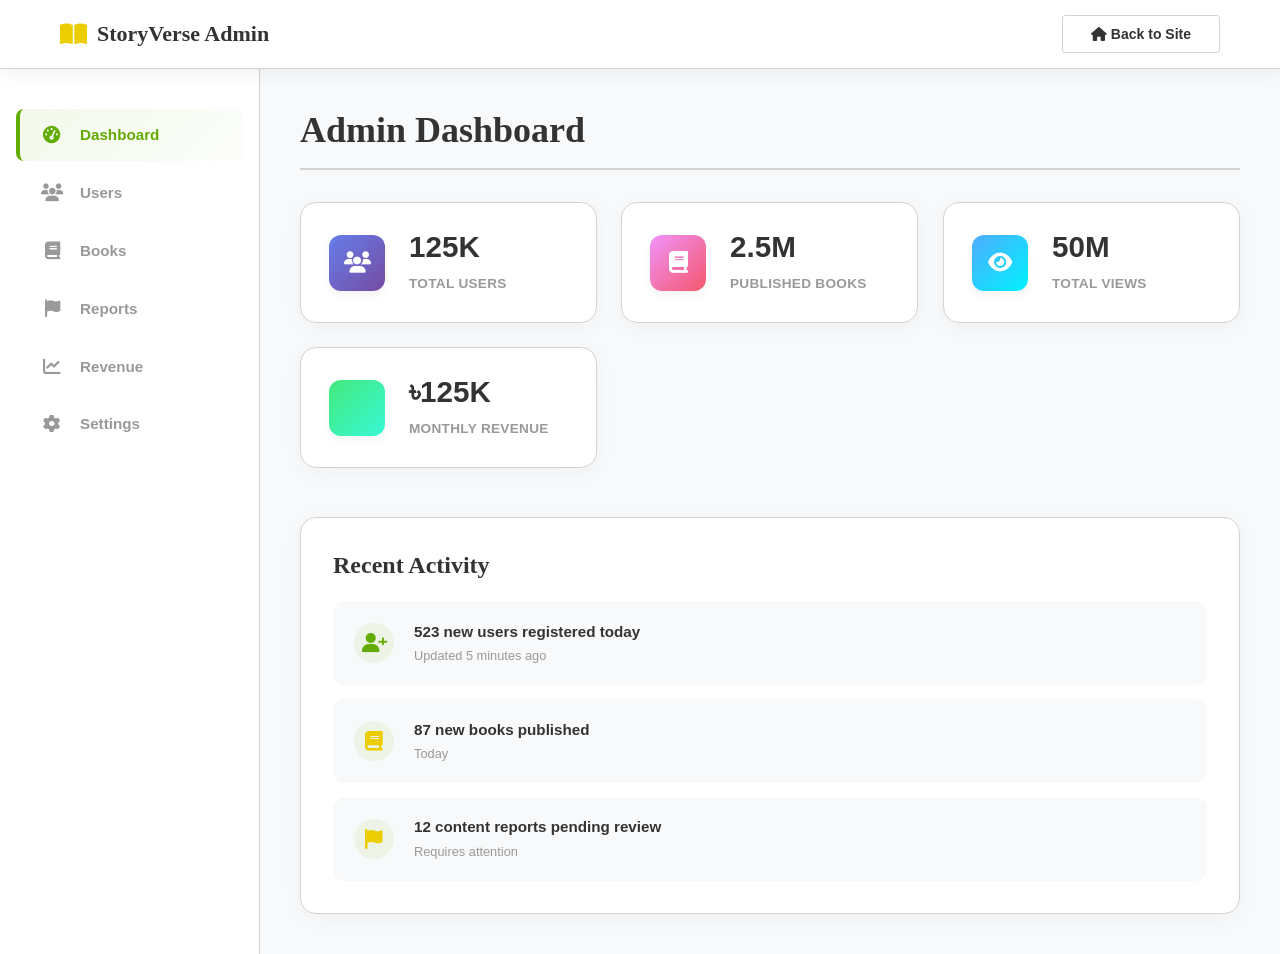
<file: admin.html>
<!DOCTYPE html>
<html lang="en">
<head>
    <meta charset="UTF-8">
    <meta name="viewport" content="width=device-width, initial-scale=1.0">
    <title>Admin Panel - StoryVerse</title>
    <link rel="stylesheet" href="css/style.css">
    <link rel="stylesheet" href="css/creator-studio.css">
    <link rel="stylesheet" href="https://cdnjs.cloudflare.com/ajax/libs/font-awesome/6.4.0/css/all.min.css">
</head>
<body>
    <nav class="navbar">
        <div class="container">
            <div class="nav-brand">
                <i class="fas fa-book-open"></i>
                <span>StoryVerse Admin</span>
            </div>
            <div class="nav-actions">
                <button class="btn-secondary" onclick="window.location.href='index.html'">
                    <i class="fas fa-home"></i> Back to Site
                </button>
            </div>
        </div>
    </nav>

    <div class="studio-container">
        <aside class="studio-sidebar">
            <div class="sidebar-menu">
                <a href="#dashboard" class="sidebar-link active" data-section="dashboard">
                    <i class="fas fa-tachometer-alt"></i> Dashboard
                </a>
                <a href="#users" class="sidebar-link" data-section="users">
                    <i class="fas fa-users"></i> Users
                </a>
                <a href="#books" class="sidebar-link" data-section="books">
                    <i class="fas fa-book"></i> Books
                </a>
                <a href="#reports" class="sidebar-link" data-section="reports">
                    <i class="fas fa-flag"></i> Reports
                </a>
                <a href="#revenue" class="sidebar-link" data-section="revenue">
                    <i class="fas fa-chart-line"></i> Revenue
                </a>
                <a href="#settings" class="sidebar-link" data-section="settings">
                    <i class="fas fa-cog"></i> Settings
                </a>
            </div>
        </aside>

        <main class="studio-main">
            <!-- Dashboard Section -->
            <section id="dashboard" class="studio-section active">
                <h1>Admin Dashboard</h1>
                <div class="stats-grid">
                    <div class="stat-card">
                        <div class="stat-icon" style="background: linear-gradient(135deg, #667eea, #764ba2);">
                            <i class="fas fa-users"></i>
                        </div>
                        <div class="stat-info">
                            <div class="stat-value">125K</div>
                            <div class="stat-label">Total Users</div>
                        </div>
                    </div>
                    <div class="stat-card">
                        <div class="stat-icon" style="background: linear-gradient(135deg, #f093fb, #f5576c);">
                            <i class="fas fa-book"></i>
                        </div>
                        <div class="stat-info">
                            <div class="stat-value">2.5M</div>
                            <div class="stat-label">Published Books</div>
                        </div>
                    </div>
                    <div class="stat-card">
                        <div class="stat-icon" style="background: linear-gradient(135deg, #4facfe, #00f2fe);">
                            <i class="fas fa-eye"></i>
                        </div>
                        <div class="stat-info">
                            <div class="stat-value">50M</div>
                            <div class="stat-label">Total Views</div>
                        </div>
                    </div>
                    <div class="stat-card">
                        <div class="stat-icon" style="background: linear-gradient(135deg, #43e97b, #38f9d7);">
                            <i class="fas fa-taka-sign"></i>
                        </div>
                        <div class="stat-info">
                            <div class="stat-value">৳125K</div>
                            <div class="stat-label">Monthly Revenue</div>
                        </div>
                    </div>
                </div>

                <div class="recent-activity">
                    <h2>Recent Activity</h2>
                    <div class="activity-list">
                        <div class="activity-item">
                            <i class="fas fa-user-plus" style="color: var(--success-color);"></i>
                            <div class="activity-content">
                                <div class="activity-text">523 new users registered today</div>
                                <div class="activity-time">Updated 5 minutes ago</div>
                            </div>
                        </div>
                        <div class="activity-item">
                            <i class="fas fa-book" style="color: var(--primary-color);"></i>
                            <div class="activity-content">
                                <div class="activity-text">87 new books published</div>
                                <div class="activity-time">Today</div>
                            </div>
                        </div>
                        <div class="activity-item">
                            <i class="fas fa-flag" style="color: var(--warning-color);"></i>
                            <div class="activity-content">
                                <div class="activity-text">12 content reports pending review</div>
                                <div class="activity-time">Requires attention</div>
                            </div>
                        </div>
                    </div>
                </div>
            </section>

            <!-- Users Section -->
            <section id="users" class="studio-section">
                <h1>User Management</h1>
                <div style="background-color: var(--dark-surface); border-radius: 12px; padding: 2rem;">
                    <div style="display: flex; justify-content: space-between; margin-bottom: 2rem;">
                        <input type="text" placeholder="Search users..." style="flex: 1; max-width: 400px; padding: 0.75rem; border-radius: 8px; border: 1px solid var(--dark-border); background-color: var(--dark-bg); color: var(--text-primary);">
                        <select style="padding: 0.75rem; border-radius: 8px; border: 1px solid var(--dark-border); background-color: var(--dark-bg); color: var(--text-primary);">
                            <option>All Users</option>
                            <option>Readers</option>
                            <option>Writers</option>
                            <option>Suspended</option>
                        </select>
                    </div>
                    <table class="transactions-table">
                        <thead>
                            <tr>
                                <th>User</th>
                                <th>Email</th>
                                <th>Role</th>
                                <th>Joined</th>
                                <th>Status</th>
                                <th>Actions</th>
                            </tr>
                        </thead>
                        <tbody>
                            <tr>
                                <td>Sarah Johnson</td>
                                <td>sarah@example.com</td>
                                <td>Writer</td>
                                <td>Jan 15, 2026</td>
                                <td><span class="status-badge status-completed">Active</span></td>
                                <td>
                                    <button class="btn-secondary" style="padding: 0.5rem 1rem; font-size: 0.85rem;">View</button>
                                </td>
                            </tr>
                            <tr>
                                <td>Alex Chen</td>
                                <td>alex@example.com</td>
                                <td>Reader</td>
                                <td>Feb 20, 2026</td>
                                <td><span class="status-badge status-completed">Active</span></td>
                                <td>
                                    <button class="btn-secondary" style="padding: 0.5rem 1rem; font-size: 0.85rem;">View</button>
                                </td>
                            </tr>
                        </tbody>
                    </table>
                </div>
            </section>

            <!-- Books Section -->
            <section id="books" class="studio-section">
                <h1>Content Management</h1>
                <div style="background-color: var(--dark-surface); border-radius: 12px; padding: 2rem;">
                    <div style="display: flex; justify-content: space-between; margin-bottom: 2rem;">
                        <input type="text" placeholder="Search books..." style="flex: 1; max-width: 400px; padding: 0.75rem; border-radius: 8px; border: 1px solid var(--dark-border); background-color: var(--dark-bg); color: var(--text-primary);">
                        <select style="padding: 0.75rem; border-radius: 8px; border: 1px solid var(--dark-border); background-color: var(--dark-bg); color: var(--text-primary);">
                            <option>All Books</option>
                            <option>Pending Review</option>
                            <option>Published</option>
                            <option>Flagged</option>
                        </select>
                    </div>
                    <table class="transactions-table">
                        <thead>
                            <tr>
                                <th>Title</th>
                                <th>Author</th>
                                <th>Genre</th>
                                <th>Views</th>
                                <th>Status</th>
                                <th>Actions</th>
                            </tr>
                        </thead>
                        <tbody>
                            <tr>
                                <td>The Last Kingdom</td>
                                <td>Sarah Johnson</td>
                                <td>Fantasy</td>
                                <td>125K</td>
                                <td><span class="status-badge status-completed">Published</span></td>
                                <td>
                                    <button class="btn-secondary" style="padding: 0.5rem 1rem; font-size: 0.85rem;">Review</button>
                                </td>
                            </tr>
                            <tr>
                                <td>Digital Dreams</td>
                                <td>Maya Patel</td>
                                <td>Sci-Fi</td>
                                <td>89K</td>
                                <td><span class="status-badge status-pending">Pending</span></td>
                                <td>
                                    <button class="btn-secondary" style="padding: 0.5rem 1rem; font-size: 0.85rem;">Review</button>
                                </td>
                            </tr>
                        </tbody>
                    </table>
                </div>
            </section>

            <!-- Reports Section -->
            <section id="reports" class="studio-section">
                <h1>Content Reports</h1>
                <div style="background-color: var(--dark-surface); border-radius: 12px; padding: 2rem;">
                    <p style="color: var(--text-secondary); margin-bottom: 2rem;">Review and moderate flagged content</p>
                    <div style="text-align: center; padding: 3rem; color: var(--text-muted);">
                        <i class="fas fa-flag" style="font-size: 3rem; margin-bottom: 1rem;"></i>
                        <p>No pending reports</p>
                    </div>
                </div>
            </section>

            <!-- Revenue Section -->
            <section id="revenue" class="studio-section">
                <h1>Revenue Analytics</h1>
                <div class="earnings-summary">
                    <div class="earnings-card">
                        <h3>Total Platform Revenue</h3>
                        <div class="earnings-amount">৳5.2M</div>
                        <div class="earnings-detail">All time</div>
                    </div>
                    <div class="earnings-card">
                        <h3>This Month</h3>
                        <div class="earnings-amount">৳125K</div>
                        <div class="earnings-detail">+15% from last month</div>
                    </div>
                    <div class="earnings-card">
                        <h3>Pending Payouts</h3>
                        <div class="earnings-amount">৳45K</div>
                        <div class="earnings-detail">To 1,234 writers</div>
                    </div>
                </div>
            </section>

            <!-- Settings Section -->
            <section id="settings" class="studio-section">
                <h1>Platform Settings</h1>
                <div class="book-form">
                    <div class="form-group">
                        <label>Platform Name</label>
                        <input type="text" value="StoryVerse">
                    </div>
                    <div class="form-group">
                        <label>Revenue Share (Writer %)</label>
                        <input type="number" value="70" min="0" max="100">
                        <small>Percentage of revenue that goes to writers</small>
                    </div>
                    <div class="form-group">
                        <label>Minimum Payout Amount</label>
                        <input type="number" value="50" min="0">
                        <small>Minimum balance required for payout requests</small>
                    </div>
                    <div class="form-group">
                        <label>Content Moderation</label>
                        <select>
                            <option>Manual Review</option>
                            <option>AI-Assisted</option>
                            <option>Auto-Approve</option>
                        </select>
                    </div>
                    <button class="btn-primary btn-large">Save Settings</button>
                </div>
            </section>
        </main>
    </div>

    <script src="js/auth.js"></script>
    <script>
        // Setup sidebar navigation
        const sidebarLinks = document.querySelectorAll('.sidebar-link');
        const sections = document.querySelectorAll('.studio-section');
        
        sidebarLinks.forEach(link => {
            link.addEventListener('click', function(e) {
                e.preventDefault();
                
                sidebarLinks.forEach(l => l.classList.remove('active'));
                sections.forEach(s => s.classList.remove('active'));
                
                this.classList.add('active');
                
                const sectionId = this.getAttribute('data-section');
                document.getElementById(sectionId).classList.add('active');
            });
        });
    </script>
</body>
</html>
</file>
<file: css/style.css>
/* Global Styles - Pustok Design System */
:root {
    --color-primary: #eccd00;
    --color-secondary: #bd0018;
    --color-bg: #ffffff;
    --color-bg-secondary: #f8f9fa;
    --color-text: #333333;
    --color-text-secondary: #999999;
    --color-border: #d3d3d3;
    --color-success: #62ab00;
    --color-danger: #bd0018;
    --color-warning: #eccd00;
    
    /* Spacing scale */
    --spacing-1: 5px;
    --spacing-2: 10px;
    --spacing-3: 15px;
    --spacing-4: 20px;
    --spacing-5: 25px;
    --spacing-6: 30px;
    
    /* Border radius */
    --radius-subtle: 3px;
    --radius-pill: 100px;
    
    /* Typography */
    --font-heading: 'PT Serif', serif;
    --font-body: 'Open Sans', sans-serif;
}

* {
    margin: 0;
    padding: 0;
    box-sizing: border-box;
}

body {
    font-family: var(--font-body);
    background-color: var(--color-bg);
    color: var(--color-text);
    line-height: 1.6;
    font-size: 15px;
}

h1, h2, h3, h4, h5, h6 {
    font-family: var(--font-heading);
    font-weight: 500;
    color: var(--color-text);
}

h1 {
    font-size: 42px;
    line-height: 1.2;
}

h2 {
    font-size: 32px;
    line-height: 1.3;
}

h3 {
    font-size: 24px;
    line-height: 1.3;
}

h4 {
    font-size: 20px;
    line-height: 1.4;
}

.container {
    max-width: 1200px;
    margin: 0 auto;
    padding: 0 20px;
}

/* Navigation */
.navbar {
    background-color: var(--color-bg);
    border-bottom: 1px solid var(--color-border);
    padding: var(--spacing-3) 0;
    position: sticky;
    top: 0;
    z-index: 1000;
    box-shadow: rgba(0, 0, 0, 0.09) 0px 0px 20px 0px;
}

.navbar .container {
    display: flex;
    justify-content: space-between;
    align-items: center;
}

.nav-brand {
    display: flex;
    align-items: center;
    gap: var(--spacing-2);
    font-size: 22px;
    font-weight: 700;
    font-family: var(--font-heading);
    color: var(--color-text);
}

.nav-brand i {
    font-size: 24px;
    color: var(--color-primary);
}

.nav-menu {
    display: flex;
    align-items: center;
    gap: var(--spacing-6);
}

.nav-link {
    color: var(--color-text);
    text-decoration: none;
    transition: color 0.3s;
    font-weight: 600;
    font-size: 14px;
}

.nav-link:hover,
.nav-link.active {
    color: rgba(98, 171, 0, 1);
}

.nav-actions {
    display: flex;
    gap: 1rem;
    align-items: center;
}

/* Buttons */
.btn-primary,
.btn-secondary,
.btn-large {
    padding: 10px 28px;
    border: none;
    border-radius: var(--radius-subtle);
    font-weight: 700;
    cursor: pointer;
    transition: all 0.3s;
    font-size: 14px;
    font-family: var(--font-body);
}

.btn-primary {
    background-color: var(--color-success);
    color: #ffffff;
}

.btn-primary:hover {
    background-color: #4d8800;
    transform: translateY(-2px);
    box-shadow: rgba(0, 0, 0, 0.15) 0px 3px 5px 0px;
}

.btn-secondary {
    background-color: transparent;
    color: var(--color-text);
    border: 1px solid var(--color-border);
}

.btn-secondary:hover {
    border-color: var(--color-primary);
    color: var(--color-primary);
}

.btn-large {
    padding: 12px 32px;
    font-size: 15px;
}

/* User Menu */
.user-menu {
    position: relative;
}

.user-avatar {
    width: 40px;
    height: 40px;
    border-radius: 50%;
    cursor: pointer;
    border: 2px solid var(--color-primary);
}

.dropdown-menu {
    position: absolute;
    top: 55px;
    right: 0;
    background-color: var(--color-bg);
    border: 1px solid var(--color-border);
    border-radius: var(--radius-subtle);
    min-width: 220px;
    display: none;
    box-shadow: rgba(0, 0, 0, 0.15) 0px 3px 5px 0px;
}

.dropdown-menu.show {
    display: block;
}

.dropdown-menu a {
    display: block;
    padding: var(--spacing-3) var(--spacing-4);
    color: var(--color-text);
    text-decoration: none;
    transition: background-color 0.3s;
    font-size: 14px;
}

.dropdown-menu a:hover {
    background-color: var(--color-bg-secondary);
    color: var(--color-success);
}

.dropdown-menu a:hover i {
    color: var(--color-success);
}

.dropdown-menu hr {
    border: none;
    border-top: 1px solid var(--color-border);
    margin: var(--spacing-2) 0;
}

.dropdown-menu i {
    margin-right: var(--spacing-2);
    width: 20px;
    color: var(--color-text-secondary);
}

/* Hero Section */
.hero {
    padding: 80px 0;
    background: var(--color-bg);
    position: relative;
    overflow: hidden;
    border-bottom: 1px solid var(--color-border);
}

.hero-content {
    text-align: center;
    position: relative;
    z-index: 1;
}

.hero h1 {
    font-size: 42px;
    margin-bottom: var(--spacing-5);
    line-height: 1.2;
    color: var(--color-text);
    font-family: var(--font-heading);
    font-weight: 500;
}

.hero-subtitle {
    font-size: 16px;
    color: var(--color-text-secondary);
    margin-bottom: var(--spacing-6);
    max-width: 700px;
    margin-left: auto;
    margin-right: auto;
    line-height: 1.8;
}

.hero-image-container {
    margin: var(--spacing-6) 0;
    border-radius: var(--radius-subtle);
    overflow: hidden;
    box-shadow: rgba(0, 0, 0, 0.15) 0px 10px 40px 0px;
}

.hero-image {
    width: 100%;
    height: auto;
    display: block;
    border-radius: var(--radius-subtle);
}

.hero-buttons {
    display: flex;
    gap: var(--spacing-3);
    justify-content: center;
    margin-bottom: 0;
}

.hero-stats-wrapper {
    position: absolute;
    bottom: 0;
    left: 0;
    right: 0;
    background: rgba(255, 255, 255, 0.95);
    backdrop-filter: blur(10px);
    border-top: 1px solid var(--color-border);
    padding: var(--spacing-6) 0;
    z-index: 2;
}

.hero-stats {
    display: flex;
    gap: 80px;
    justify-content: center;
    align-items: center;
}

.stat {
    display: flex;
    flex-direction: column;
    align-items: center;
}

.stat-number {
    font-size: 32px;
    font-weight: 700;
    color: var(--color-text);
    font-family: var(--font-heading);
}

.stat-label {
    color: var(--color-text-secondary);
    font-size: 13px;
    margin-top: var(--spacing-1);
}

/* Sections */
.featured,
.new-rising,
.how-it-works {
    padding: 60px 0;
    background: var(--color-bg);
}

.section-title {
    font-size: 32px;
    margin-bottom: var(--spacing-6);
    text-align: center;
    font-family: var(--font-heading);
    font-weight: 500;
    color: var(--color-text);
}

/* Books Grid */
.books-grid {
    display: grid;
    grid-template-columns: repeat(auto-fill, minmax(200px, 1fr));
    gap: var(--spacing-6);
}

.book-card {
    background-color: #ffffff;
    border: 1px solid var(--color-border);
    border-radius: var(--radius-subtle);
    overflow: hidden;
    transition: transform 0.3s, box-shadow 0.3s;
    cursor: pointer;
    box-shadow: rgba(0, 0, 0, 0.05) 0px 2px 8px 0px;
}

.book-card:hover {
    transform: translateY(-5px);
    box-shadow: rgba(0, 0, 0, 0.15) 0px 8px 20px 0px;
}

.book-cover {
    width: 100%;
    height: 280px;
    position: relative;
    overflow: hidden;
    background-color: #f5f5f5;
}

.book-cover img {
    width: 100%;
    height: 100%;
    object-fit: cover;
    display: block;
}

.book-info {
    padding: var(--spacing-3);
    background-color: #ffffff;
}

.book-title {
    font-size: 16px;
    font-weight: 600;
    margin-bottom: var(--spacing-2);
    color: var(--color-text);
    overflow: hidden;
    text-overflow: ellipsis;
    white-space: nowrap;
    font-family: var(--font-heading);
}

.book-author {
    color: var(--color-text-secondary);
    font-size: 13px;
    margin-bottom: var(--spacing-2);
}

.book-meta {
    display: flex;
    justify-content: space-between;
    align-items: center;
    font-size: 13px;
    color: var(--color-text-secondary);
}

.book-rating {
    display: flex;
    align-items: center;
    gap: var(--spacing-1);
}

.book-rating i {
    color: #eccd00;
}

.book-status {
    padding: 4px 10px;
    border-radius: var(--radius-subtle);
    font-size: 12px;
    font-weight: 700;
}

.status-free {
    background-color: rgba(98, 171, 0, 0.1);
    color: var(--color-success);
}

.status-premium {
    background-color: rgba(236, 205, 0, 0.2);
    color: #282828;
}

/* How It Works */
.steps-grid {
    display: grid;
    grid-template-columns: repeat(auto-fit, minmax(250px, 1fr));
    gap: var(--spacing-6);
    margin-top: var(--spacing-6);
}

.step {
    text-align: center;
    padding: var(--spacing-6);
    background-color: var(--color-bg);
    border: 1px solid var(--color-border);
    border-radius: var(--radius-subtle);
    transition: transform 0.3s, box-shadow 0.3s;
}

.step:hover {
    transform: translateY(-5px);
    box-shadow: rgba(0, 0, 0, 0.15) 0px 3px 5px 0px;
}

.step-icon {
    width: 80px;
    height: 80px;
    margin: 0 auto var(--spacing-4);
    background: var(--color-primary);
    border-radius: 50%;
    display: flex;
    align-items: center;
    justify-content: center;
    font-size: 32px;
    color: #282828;
}

.step h3 {
    margin-bottom: var(--spacing-3);
    color: var(--color-text);
    font-size: 20px;
    font-family: var(--font-heading);
}

.step p {
    color: var(--color-text-secondary);
    font-size: 15px;
    line-height: 1.6;
}

/* Footer */
.footer {
    background-color: rgba(98, 171, 0, 1);
    border-top: 1px solid rgba(98, 171, 0, 1);
    padding: 60px 0 var(--spacing-4);
    margin-top: 60px;
}

.footer-grid {
    display: grid;
    grid-template-columns: repeat(auto-fit, minmax(200px, 1fr));
    gap: var(--spacing-6);
    margin-bottom: var(--spacing-6);
}

.footer-col h4 {
    margin-bottom: var(--spacing-3);
    color: #ffffff;
    font-family: var(--font-heading);
    font-size: 18px;
}

.footer-col p {
    color: rgba(255, 255, 255, 0.9);
    font-size: 14px;
    line-height: 1.6;
}

.footer-col ul {
    list-style: none;
}

.footer-col ul li {
    margin-bottom: var(--spacing-2);
}

.footer-col ul li a {
    color: rgba(255, 255, 255, 0.9);
    text-decoration: none;
    transition: color 0.3s;
    font-size: 14px;
}

.footer-col ul li a:hover {
    color: #ffffff;
}

.footer-bottom {
    text-align: center;
    padding-top: var(--spacing-6);
    border-top: 1px solid rgba(255, 255, 255, 0.2);
    color: rgba(255, 255, 255, 0.9);
    font-size: 14px;
}

/* Modal */
.modal {
    display: none;
    position: fixed;
    z-index: 2000;
    left: 0;
    top: 0;
    width: 100%;
    height: 100%;
    background-color: rgba(0, 0, 0, 0.8);
    animation: fadeIn 0.3s;
}

@keyframes fadeIn {
    from { opacity: 0; }
    to { opacity: 1; }
}

.modal-content {
    background-color: var(--dark-surface);
    margin: 5% auto;
    padding: 2rem;
    border: 1px solid var(--dark-border);
    border-radius: 12px;
    width: 90%;
    max-width: 500px;
    position: relative;
    animation: slideDown 0.3s;
}

@keyframes slideDown {
    from {
        transform: translateY(-50px);
        opacity: 0;
    }
    to {
        transform: translateY(0);
        opacity: 1;
    }
}

.close {
    color: var(--text-secondary);
    float: right;
    font-size: 28px;
    font-weight: bold;
    cursor: pointer;
    line-height: 20px;
}

.close:hover {
    color: var(--text-primary);
}

/* Responsive */
@media (max-width: 768px) {
    .nav-menu {
        display: none;
    }
    
    .hero h1 {
        font-size: 2rem;
    }
    
    .hero p {
        font-size: 1rem;
    }
    
    .hero-buttons {
        flex-direction: column;
    }
    
    .hero-stats {
        flex-direction: column;
        gap: 1rem;
    }
    
    .books-grid {
        grid-template-columns: repeat(auto-fill, minmax(150px, 1fr));
        gap: 1rem;
    }
}

/* Modal */
.modal {
    display: none;
    position: fixed;
    z-index: 2000;
    left: 0;
    top: 0;
    width: 100%;
    height: 100%;
    background-color: rgba(0, 0, 0, 0.6);
    animation: fadeIn 0.3s;
}

@keyframes fadeIn {
    from { opacity: 0; }
    to { opacity: 1; }
}

.modal-content {
    background-color: var(--color-bg);
    margin: 5% auto;
    padding: var(--spacing-6);
    border: 1px solid var(--color-border);
    border-radius: var(--radius-subtle);
    width: 90%;
    max-width: 500px;
    position: relative;
    animation: slideDown 0.3s;
    box-shadow: rgba(0, 0, 0, 0.15) 0px 3px 5px 0px;
}

@keyframes slideDown {
    from {
        transform: translateY(-50px);
        opacity: 0;
    }
    to {
        transform: translateY(0);
        opacity: 1;
    }
}

.close {
    color: var(--color-text-secondary);
    float: right;
    font-size: 28px;
    font-weight: bold;
    cursor: pointer;
    line-height: 20px;
}

.close:hover {
    color: var(--color-text);
}


/* Hero Badge */
.hero-badge {
    display: inline-block;
    padding: 8px 20px;
    background-color: rgba(236, 205, 0, 0.1);
    border: 1px solid var(--color-primary);
    border-radius: var(--radius-pill);
    color: var(--color-text);
    font-size: 14px;
    font-weight: 600;
    margin-bottom: var(--spacing-5);
}

/* Hero Image Container */
.hero-image-container {
    margin: var(--spacing-6) auto;
    max-width: 900px;
    border-radius: 8px;
    overflow: hidden;
    box-shadow: rgba(0, 0, 0, 0.15) 0px 10px 40px 0px;
}

.hero-image {
    width: 100%;
    height: auto;
    display: block;
}

/* Custom Cursor */
.custom-cursor {
    width: 20px;
    height: 20px;
    border: 2px solid var(--color-primary);
    border-radius: 50%;
    position: fixed;
    pointer-events: none;
    z-index: 9999;
    mix-blend-mode: difference;
    transition: transform 0.3s ease;
}

/* Smooth transitions for all interactive elements */
a, button, .book-card, .step {
    transition: all 0.3s ease;
}

/* Enhanced book card hover */
.book-card {
    will-change: transform;
}

.book-cover {
    transition: transform 0.3s ease;
    will-change: transform;
}

/* Modal animations */
.modal {
    display: none;
    position: fixed;
    z-index: 2000;
    left: 0;
    top: 0;
    width: 100%;
    height: 100%;
    background-color: rgba(0, 0, 0, 0.7);
}

.modal-content {
    background-color: var(--color-bg);
    margin: 5% auto;
    padding: var(--spacing-6);
    border: 1px solid var(--color-border);
    border-radius: var(--radius-subtle);
    width: 90%;
    max-width: 500px;
    position: relative;
    box-shadow: rgba(0, 0, 0, 0.15) 0px 10px 40px 0px;
}

.close {
    color: var(--color-text-secondary);
    float: right;
    font-size: 28px;
    font-weight: bold;
    cursor: pointer;
    line-height: 20px;
}

.close:hover {
    color: var(--color-text);
}

/* Responsive adjustments */
@media (max-width: 768px) {
    .custom-cursor {
        display: none;
    }
    
    .hero h1 {
        font-size: 36px;
        line-height: 1.2;
    }
    
    .hero-image-container {
        margin: var(--spacing-4) auto;
    }
}


/* Hero Enhancements */
.hero-badge {
    display: inline-block;
    padding: 8px 20px;
    background: rgba(255, 255, 255, 0.9);
    border: 2px solid var(--color-primary);
    border-radius: var(--radius-pill);
    color: var(--color-text);
    font-size: 14px;
    font-weight: 600;
    margin-bottom: var(--spacing-4);
    box-shadow: rgba(0, 0, 0, 0.1) 0px 2px 10px 0px;
}

.hero-title {
    overflow: hidden;
    text-shadow: 0 2px 10px rgba(255, 255, 255, 0.8);
}

.hero-line {
    display: inline-block;
}

.hero-shapes {
    position: absolute;
    top: 0;
    left: 0;
    width: 100%;
    height: 100%;
    pointer-events: none;
    z-index: 1;
}

.shape {
    position: absolute;
    border-radius: 50%;
    opacity: 0.08;
}

.shape-1 {
    width: 400px;
    height: 400px;
    background: var(--color-primary);
    top: 5%;
    right: 5%;
}

.shape-2 {
    width: 250px;
    height: 250px;
    background: var(--color-secondary);
    bottom: 25%;
    left: 8%;
}

.shape-3 {
    width: 180px;
    height: 180px;
    background: var(--color-success);
    top: 40%;
    left: 10%;
}

/* Navbar scroll effect */
.navbar.scrolled {
    background-color: rgba(255, 255, 255, 0.95);
    backdrop-filter: blur(10px);
    box-shadow: rgba(0, 0, 0, 0.1) 0px 2px 10px 0px;
}

/* Custom Cursor */
.custom-cursor {
    width: 20px;
    height: 20px;
    border: 2px solid var(--color-primary);
    border-radius: 50%;
    position: fixed;
    pointer-events: none;
    z-index: 9999;
    mix-blend-mode: difference;
    transition: transform 0.2s ease;
}

.custom-cursor.cursor-hover {
    transform: scale(2);
    background: rgba(236, 205, 0, 0.2);
}

/* Book card image enhancements */
.book-cover {
    position: relative;
    overflow: hidden;
}

.book-cover img {
    width: 100%;
    height: 100%;
    object-fit: cover;
    display: block;
}

.book-cover::after {
    content: '';
    position: absolute;
    top: 0;
    left: 0;
    right: 0;
    bottom: 0;
    background: linear-gradient(180deg, transparent 0%, rgba(0,0,0,0.2) 100%);
    pointer-events: none;
}

/* Smooth transitions */
* {
    transition: background-color 0.3s ease, color 0.3s ease, border-color 0.3s ease;
}

/* Loading animation */
@keyframes shimmer {
    0% {
        background-position: -1000px 0;
    }
    100% {
        background-position: 1000px 0;
    }
}

.loading {
    animation: shimmer 2s infinite;
    background: linear-gradient(to right, #f0f0f0 4%, #e0e0e0 25%, #f0f0f0 36%);
    background-size: 1000px 100%;
}

/* Responsive hero */
@media (max-width: 768px) {
    .hero {
        min-height: 100vh;
    }
    
    .hero-title {
        font-size: 36px;
        line-height: 1.3;
    }
    
    .hero-description {
        font-size: 16px;
    }
    
    .hero-badge {
        font-size: 12px;
        padding: 6px 15px;
    }
    
    .hero-buttons {
        flex-direction: column;
        gap: var(--spacing-2);
    }
    
    .hero-buttons button {
        width: 100%;
    }
    
    .hero-stats {
        gap: 30px;
        flex-wrap: wrap;
    }
    
    .stat-number {
        font-size: 32px;
    }
    
    .shape {
        opacity: 0.05;
    }
    
    .shape-1 {
        width: 200px;
        height: 200px;
    }
    
    .shape-2 {
        width: 120px;
        height: 120px;
    }
    
    .shape-3 {
        width: 100px;
        height: 100px;
    }
}


/* Hero Section - Background Image with Overlay */
.hero {
    position: relative;
    overflow: hidden;
    min-height: 100vh;
    display: flex;
    align-items: center;
    justify-content: center;
}

.hero-background {
    position: absolute;
    top: 0;
    left: 0;
    width: 100%;
    height: 100%;
    z-index: 0;
}

.hero-bg-image {
    width: 100%;
    height: 100%;
    object-fit: cover;
    object-position: center;
}

.hero-overlay {
    position: absolute;
    top: 0;
    left: 0;
    width: 100%;
    height: 100%;
    background: linear-gradient(135deg, rgba(255, 255, 255, 0.95) 0%, rgba(255, 255, 255, 0.85) 50%, rgba(236, 205, 0, 0.1) 100%);
    z-index: 1;
}

.hero .container {
    position: relative;
    z-index: 2;
    padding-top: 100px;
    padding-bottom: 60px;
}

.hero-content {
    text-align: center;
    max-width: 900px;
    margin: 0 auto;
}

.hero-title {
    font-size: 55px;
    margin-bottom: var(--spacing-5);
    line-height: 1.2;
    color: var(--color-text);
    font-family: var(--font-heading);
    font-weight: 500;
}

.hero-description {
    font-size: 18px;
    color: var(--color-text);
    margin-bottom: var(--spacing-6);
    max-width: 700px;
    margin-left: auto;
    margin-right: auto;
    line-height: 1.8;
    opacity: 0.9;
}
</file>
<file: css/creator-studio.css>
/* ==========================================================================
   StoryVerse Creator Studio Premium Design System (Light-Theme Visual Style)
   ========================================================================== */

:root {
    /* Color Palette Architecture (Project Light-Theme) */
    --bg-main: var(--color-bg, #ffffff);                 /* Clean white background */
    --bg-secondary: var(--color-bg-secondary, #f8f9fa);   /* Soft slate gray offset background */
    --border-color: var(--color-border, #d3d3d3);         /* Light gray border outline */
    --border-hover: #b0b0b0;                             /* Active hover border */
    
    --text-primary: var(--color-text, #333333);           /* Deep charcoal text */
    --text-secondary: var(--color-text-secondary, #666666); /* Medium gray subtext */
    --text-muted: #999999;                               /* Muted labels & timestamps */
    
    /* Brand Accent Colors */
    --primary-color: var(--color-primary, #eccd00);       /* StoryVerse Gold */
    --primary-glow: rgba(236, 205, 0, 0.12);
    --secondary-color: var(--color-secondary, #bd0018);   /* StoryVerse Crimson Red */
    --success-color: var(--color-success, #62ab00);       /* StoryVerse Lime Green */
    --success-glow: rgba(98, 171, 0, 0.12);
    --warning-color: var(--color-warning, #eccd00);       /* Amber yellow */
    --danger-color: var(--color-danger, #bd0018);         /* Crimson Red */
    
    /* Design Elevation & Shadows */
    --card-shadow: rgba(0, 0, 0, 0.04) 0px 4px 20px 0px;
    --card-shadow-hover: rgba(0, 0, 0, 0.08) 0px 8px 30px 0px;
    --input-focus-shadow: rgba(98, 171, 0, 0.15);
    
    /* Transition Mechanics */
    --transition-smooth: all 0.3s cubic-bezier(0.25, 0.8, 0.25, 1);
    --transition-bounce: all 0.4s cubic-bezier(0.175, 0.885, 0.32, 1.275);
}

/* ==========================================================================
   Base Structure & Hardware-Accelerated Animations
   ========================================================================== */

@keyframes fadeInUp {
    from {
        opacity: 0;
        transform: translateY(20px);
    }
    to {
        opacity: 1;
        transform: translateY(0);
    }
}

@keyframes slideInLeft {
    from {
        opacity: 0;
        transform: translateX(-20px);
    }
    to {
        opacity: 1;
        transform: translateX(0);
    }
}

body {
    background-color: var(--bg-main);
    color: var(--text-primary);
    font-family: 'Open Sans', sans-serif;
    min-height: 100vh;
}

.studio-container {
    display: flex;
    min-height: calc(100vh - 70px);
    background-color: var(--bg-secondary);
}

/* ==========================================================================
   Sidebar Navigation Component
   ========================================================================== */

.studio-sidebar {
    width: 260px;
    background-color: var(--bg-main);
    border-right: 1px solid var(--border-color);
    padding: 2.5rem 0;
    display: flex;
    flex-direction: column;
    z-index: 10;
}

.sidebar-menu {
    display: flex;
    flex-direction: column;
    gap: 0.4rem;
    padding: 0 1rem;
}

.sidebar-link {
    display: flex;
    align-items: center;
    gap: 1rem;
    padding: 0.85rem 1.25rem;
    color: var(--text-secondary);
    text-decoration: none;
    font-weight: 600;
    font-size: 0.95rem;
    border-radius: 8px;
    border-left: 4px solid transparent;
    transition: var(--transition-smooth);
    animation: slideInLeft 0.5s cubic-bezier(0.16, 1, 0.3, 1) both;
    will-change: transform, opacity;
}

/* Animation Delays for Sidebar entrance */
.sidebar-link:nth-child(1) { animation-delay: 0.05s; }
.sidebar-link:nth-child(2) { animation-delay: 0.1s; }
.sidebar-link:nth-child(3) { animation-delay: 0.15s; }
.sidebar-link:nth-child(4) { animation-delay: 0.2s; }
.sidebar-link:nth-child(5) { animation-delay: 0.25s; }

.sidebar-link:hover {
    background-color: rgba(98, 171, 0, 0.04);
    color: var(--success-color);
    transform: translateX(4px);
}

.sidebar-link.active {
    background: linear-gradient(135deg, rgba(98, 171, 0, 0.08) 0%, rgba(98, 171, 0, 0.02) 100%);
    color: var(--success-color);
    border-left-color: var(--success-color);
    font-weight: 700;
}

.sidebar-link i {
    font-size: 1.1rem;
    width: 24px;
    text-align: center;
}

.sidebar-link.active i {
    color: var(--success-color);
}

/* ==========================================================================
   Main Content Studio Layout
   ========================================================================== */

.studio-main {
    flex: 1;
    padding: 2.5rem;
    overflow-y: auto;
}

.studio-section {
    display: none;
}

.studio-section.active {
    display: block;
}

.studio-section h1 {
    font-family: 'PT Serif', serif;
    font-size: 2.25rem;
    font-weight: 700;
    margin-bottom: 2rem;
    color: var(--text-primary);
    border-bottom: 2px solid var(--border-color);
    padding-bottom: 1rem;
}

.studio-section h2 {
    font-family: 'PT Serif', serif;
    font-size: 1.5rem;
    font-weight: 600;
    margin-bottom: 1.25rem;
    color: var(--text-primary);
}

/* ==========================================================================
   Stats Cards & Dashboards
   ========================================================================== */

.stats-grid {
    display: grid;
    grid-template-columns: repeat(auto-fit, minmax(240px, 1fr));
    gap: 1.5rem;
    margin-bottom: 3rem;
}

.stat-card {
    background-color: var(--bg-main);
    border: 1px solid var(--border-color);
    border-radius: 16px;
    padding: 1.75rem;
    display: flex;
    align-items: center;
    gap: 1.5rem;
    box-shadow: var(--card-shadow);
    transition: var(--transition-bounce);
    animation: fadeInUp 0.6s cubic-bezier(0.16, 1, 0.3, 1) both;
    will-change: transform, opacity;
}

/* Animation Delays for Stat cards entrance */
.stat-card:nth-child(1) { animation-delay: 0.1s; }
.stat-card:nth-child(2) { animation-delay: 0.18s; }
.stat-card:nth-child(3) { animation-delay: 0.26s; }
.stat-card:nth-child(4) { animation-delay: 0.34s; }

.stat-card:hover {
    transform: translateY(-5px);
    border-color: var(--border-hover);
    box-shadow: var(--card-shadow-hover);
}

.stat-icon {
    width: 56px;
    height: 56px;
    border-radius: 12px;
    display: flex;
    align-items: center;
    justify-content: center;
    font-size: 1.35rem;
    color: #ffffff;
    box-shadow: 0 4px 10px rgba(0, 0, 0, 0.05);
}

.stat-info {
    display: flex;
    flex-direction: column;
}

.stat-value {
    font-size: 1.85rem;
    font-weight: 700;
    color: var(--text-primary);
    line-height: 1.1;
    margin-bottom: 0.25rem;
}

.stat-label {
    color: var(--text-secondary);
    font-size: 0.85rem;
    font-weight: 700;
    letter-spacing: 0.3px;
    text-transform: uppercase;
}

/* ==========================================================================
   Recent Activity Component
   ========================================================================== */

.recent-activity {
    background-color: var(--bg-main);
    border: 1px solid var(--border-color);
    border-radius: 16px;
    padding: 2rem;
    box-shadow: var(--card-shadow);
}

.activity-list {
    display: flex;
    flex-direction: column;
    gap: 0.85rem;
}

.activity-item {
    display: flex;
    align-items: center;
    gap: 1.25rem;
    padding: 1.1rem 1.25rem;
    background-color: var(--bg-secondary);
    border: 1px solid transparent;
    border-radius: 12px;
    transition: var(--transition-smooth);
}

.activity-item:hover {
    background-color: var(--bg-main);
    border-color: var(--border-color);
    transform: scale(1.005);
    box-shadow: 0 4px 12px rgba(0, 0, 0, 0.02);
}

.activity-item i {
    font-size: 1.25rem;
    width: 40px;
    height: 40px;
    border-radius: 50%;
    background-color: rgba(98, 171, 0, 0.08);
    color: var(--success-color);
    display: flex;
    align-items: center;
    justify-content: center;
}

.activity-content {
    flex: 1;
}

.activity-text {
    color: var(--text-primary);
    font-size: 0.95rem;
    font-weight: 600;
    margin-bottom: 0.15rem;
}

.activity-time {
    color: var(--text-muted);
    font-size: 0.8rem;
    font-weight: 500;
}

/* ==========================================================================
   Stunning Custom SVG Charts (Analytics)
   ========================================================================== */

.analytics-container {
    display: grid;
    grid-template-columns: repeat(auto-fit, minmax(380px, 1fr));
    gap: 2rem;
}

.chart-card {
    background-color: var(--bg-main);
    border: 1px solid var(--border-color);
    border-radius: 20px;
    padding: 2rem;
    box-shadow: var(--card-shadow);
    display: flex;
    flex-direction: column;
    transition: var(--transition-smooth);
}

.chart-card:hover {
    border-color: var(--border-hover);
    box-shadow: var(--card-shadow-hover);
}

.chart-header {
    display: flex;
    justify-content: space-between;
    align-items: center;
    margin-bottom: 1.5rem;
}

.chart-card h3 {
    font-size: 1.2rem;
    font-weight: 700;
    color: var(--text-primary);
}

.chart-period {
    font-size: 0.8rem;
    font-weight: 700;
    color: var(--success-color);
    background-color: rgba(98, 171, 0, 0.08);
    padding: 0.35rem 0.85rem;
    border-radius: 20px;
    border: 1px solid rgba(98, 171, 0, 0.15);
}

.chart-wrapper {
    position: relative;
    width: 100%;
    margin-top: auto;
}

.svg-chart {
    width: 100%;
    height: auto;
    display: block;
    overflow: visible;
}

.svg-chart line {
    stroke: var(--border-color);
}

.svg-chart text {
    fill: var(--text-secondary);
}

/* Glowing point on hover for SVG chart */
.chart-point {
    transition: r 0.25s ease, stroke-width 0.25s ease;
    cursor: pointer;
}

.chart-point:hover {
    r: 7;
    stroke-width: 3;
    stroke: var(--bg-main);
}

.donut-container {
    display: flex;
    align-items: center;
    justify-content: space-around;
    gap: 1.5rem;
    padding: 1rem 0;
}

.donut-chart {
    width: 180px;
    height: 180px;
    transform: rotate(0);
}

.donut-chart circle {
    transition: stroke-width 0.3s;
}

.donut-chart circle:hover {
    stroke-width: 24px;
    cursor: pointer;
}

.donut-legend {
    display: flex;
    flex-direction: column;
    gap: 1rem;
    min-width: 140px;
}

.legend-item {
    display: flex;
    align-items: center;
    gap: 0.75rem;
    font-size: 0.85rem;
    font-weight: 600;
}

.legend-dot {
    width: 10px;
    height: 10px;
    border-radius: 50%;
    flex-shrink: 0;
}

.legend-label {
    color: var(--text-secondary);
    flex-grow: 1;
}

.legend-value {
    color: var(--text-primary);
    font-weight: 700;
}

/* ==========================================================================
   My Books & Dynamic Listings
   ========================================================================== */

.books-list {
    display: grid;
    gap: 1.5rem;
}

.book-item {
    background-color: var(--bg-main);
    border: 1px solid var(--border-color);
    border-radius: 16px;
    padding: 1.75rem;
    display: flex;
    gap: 2rem;
    box-shadow: var(--card-shadow);
    transition: var(--transition-bounce);
    position: relative;
    overflow: hidden;
}

.book-item::before {
    content: '';
    position: absolute;
    top: 0;
    left: 0;
    width: 4px;
    height: 100%;
    background: linear-gradient(to bottom, var(--success-color), var(--primary-color));
    opacity: 0.9;
}

.book-item:hover {
    transform: scale(1.01) translateY(-2px);
    border-color: var(--border-hover);
    box-shadow: var(--card-shadow-hover);
}

.book-item-cover {
    width: 110px;
    height: 155px;
    border-radius: 10px;
    object-fit: cover;
    box-shadow: 0 4px 12px rgba(0,0,0,0.15);
    border: 1px solid var(--border-color);
}

.book-item-info {
    flex: 1;
    display: flex;
    flex-direction: column;
}

.book-item-title {
    font-family: 'PT Serif', serif;
    font-size: 1.45rem;
    font-weight: 700;
    color: var(--text-primary);
    margin-bottom: 0.5rem;
}

.book-item-meta {
    display: flex;
    flex-wrap: wrap;
    gap: 1.5rem;
    margin-top: auto;
    margin-bottom: 1.25rem;
    color: var(--text-secondary);
    font-size: 0.85rem;
    font-weight: 600;
}

.book-item-meta span {
    display: flex;
    align-items: center;
    gap: 0.5rem;
}

.book-item-meta i {
    color: var(--success-color);
}

.book-item-actions {
    display: flex;
    gap: 0.75rem;
}

.book-item-actions button {
    display: flex;
    align-items: center;
    gap: 0.5rem;
    padding: 8px 18px;
    font-size: 0.85rem;
    font-weight: 700;
    border-radius: 6px;
    cursor: pointer;
}

/* ==========================================================================
   Premium Glowing Forms & Form Controls
   ========================================================================== */

.book-form {
    background-color: var(--bg-main);
    border: 1px solid var(--border-color);
    border-radius: 20px;
    padding: 2.5rem;
    max-width: 800px;
    box-shadow: var(--card-shadow);
}

.form-group {
    margin-bottom: 1.75rem;
}

.form-group label {
    display: block;
    margin-bottom: 0.65rem;
    color: var(--text-primary);
    font-weight: 700;
    font-size: 0.9rem;
    letter-spacing: 0.5px;
    text-transform: uppercase;
}

.form-group input[type="text"],
.form-group textarea,
.form-group select {
    width: 100%;
    padding: 0.9rem 1.1rem;
    border-radius: 8px;
    border: 1.5px solid var(--border-color);
    background-color: var(--bg-main);
    color: var(--text-primary);
    font-size: 0.95rem;
    font-family: inherit;
    font-weight: 600;
    transition: var(--transition-smooth);
}

.form-group input[type="text"]::placeholder,
.form-group textarea::placeholder {
    color: var(--text-muted);
}

.form-group input[type="text"]:focus,
.form-group textarea:focus,
.form-group select:focus {
    outline: none;
    border-color: var(--success-color);
    box-shadow: 0 0 0 4px var(--success-glow);
}

/* File Upload Visualizer Box */
.form-group input[type="file"] {
    background-color: var(--bg-secondary);
    border: 1.5px dashed var(--border-color);
    border-radius: 8px;
    padding: 1.5rem;
    color: var(--text-secondary);
    font-weight: 600;
    width: 100%;
    cursor: pointer;
    transition: var(--transition-smooth);
}

.form-group input[type="file"]:hover {
    border-color: var(--success-color);
    background-color: rgba(98, 171, 0, 0.02);
}

.form-group textarea {
    resize: vertical;
}

.form-group small {
    display: block;
    margin-top: 0.5rem;
    color: var(--text-muted);
    font-size: 0.8rem;
    font-weight: 600;
}

.form-row {
    display: grid;
    grid-template-columns: 1fr 1fr;
    gap: 1.5rem;
}

.btn-large {
    padding: 12px 36px;
    font-size: 1rem;
    font-weight: 700;
    border-radius: 6px;
    transition: var(--transition-bounce);
    box-shadow: 0 4px 10px rgba(98, 171, 0, 0.15);
}

.btn-large:hover {
    transform: translateY(-2px);
    box-shadow: 0 8px 18px rgba(98, 171, 0, 0.25), 0 0 10px var(--success-glow);
}

/* ==========================================================================
   Earnings Overview & Tables
   ========================================================================== */

.earnings-summary {
    display: grid;
    grid-template-columns: repeat(auto-fit, minmax(280px, 1fr));
    gap: 2rem;
    margin-bottom: 3rem;
}

.earnings-card {
    background-color: var(--bg-main);
    border: 1px solid var(--border-color);
    border-radius: 20px;
    padding: 2.25rem;
    text-align: center;
    box-shadow: var(--card-shadow);
    transition: var(--transition-smooth);
}

.earnings-card:hover {
    border-color: var(--border-hover);
    transform: translateY(-4px);
    box-shadow: var(--card-shadow-hover);
}

.earnings-card h3 {
    color: var(--text-secondary);
    font-size: 0.95rem;
    font-weight: 700;
    text-transform: uppercase;
    letter-spacing: 0.5px;
    margin-bottom: 1.25rem;
}

.earnings-amount {
    font-size: 3rem;
    font-weight: 800;
    color: var(--success-color);
    margin-bottom: 0.5rem;
}

.earnings-detail {
    color: var(--text-secondary);
    font-size: 0.85rem;
    font-weight: 600;
    margin-bottom: 1.75rem;
}

.earnings-card .btn-primary {
    background-color: var(--success-color);
    box-shadow: 0 4px 12px rgba(98, 171, 0, 0.15);
}

.earnings-card .btn-primary:hover {
    background-color: #4d8800;
    box-shadow: 0 8px 18px rgba(98, 171, 0, 0.25);
}

/* Premium Transaction History Table */
.transactions {
    background-color: var(--bg-main);
    border: 1px solid var(--border-color);
    border-radius: 20px;
    padding: 2.25rem;
    box-shadow: var(--card-shadow);
}

.transactions-table {
    width: 100%;
    border-collapse: collapse;
}

.transactions-table th,
.transactions-table td {
    padding: 1.2rem;
    text-align: left;
    border-bottom: 1px solid var(--border-color);
}

.transactions-table th {
    color: var(--text-secondary);
    font-weight: 700;
    font-size: 0.85rem;
    text-transform: uppercase;
    letter-spacing: 0.5px;
    border-bottom: 2px solid var(--border-color);
}

.transactions-table td {
    color: var(--text-primary);
    font-size: 0.95rem;
    font-weight: 600;
}

.transactions-table tbody tr {
    transition: var(--transition-smooth);
}

.transactions-table tbody tr:hover {
    background-color: var(--bg-secondary);
}

.transactions-table tbody tr:last-child td {
    border-bottom: none;
}

.status-badge {
    padding: 0.35rem 0.9rem;
    border-radius: 30px;
    font-size: 0.8rem;
    font-weight: 700;
    letter-spacing: 0.3px;
    text-transform: uppercase;
}

.status-completed {
    background-color: rgba(98, 171, 0, 0.08);
    color: var(--success-color);
    border: 1px solid rgba(98, 171, 0, 0.15);
}

.status-pending {
    background-color: rgba(236, 205, 0, 0.12);
    color: var(--primary-color);
    border: 1px solid rgba(236, 205, 0, 0.2);
}

/* ==========================================================================
   Responsive Grid & Hamburger Adjustments
   ========================================================================== */

@media (max-width: 992px) {
    .analytics-container {
        grid-template-columns: 1fr;
    }
}

@media (max-width: 768px) {
    .studio-container {
        flex-direction: column;
    }
    
    .studio-sidebar {
        width: 100%;
        border-right: none;
        border-bottom: 1px solid var(--border-color);
        padding: 1.25rem 0;
    }
    
    .sidebar-menu {
        flex-direction: row;
        overflow-x: auto;
        padding: 0 1rem;
        gap: 0.5rem;
        scrollbar-width: none; /* Hide scrollbar Firefox */
    }
    
    .sidebar-menu::-webkit-scrollbar {
        display: none; /* Hide scrollbar Safari/Chrome */
    }
    
    .sidebar-link {
        white-space: nowrap;
        padding: 0.65rem 1.1rem;
        font-size: 0.85rem;
        border-left: none;
        border-bottom: 3px solid transparent;
        border-radius: 6px;
        animation: fadeInUp 0.4s cubic-bezier(0.16, 1, 0.3, 1) both;
    }
    
    .sidebar-link:hover {
        transform: translateY(-2px);
    }
    
    .sidebar-link.active {
        background: linear-gradient(135deg, rgba(98, 171, 0, 0.08) 0%, rgba(98, 171, 0, 0.02) 100%);
        border-bottom-color: var(--success-color);
    }
    
    .studio-main {
        padding: 1.5rem;
    }
    
    .studio-section h1 {
        font-size: 1.75rem;
        margin-bottom: 1.5rem;
    }
    
    .stats-grid {
        grid-template-columns: repeat(auto-fit, minmax(200px, 1fr));
        gap: 1rem;
        margin-bottom: 2rem;
    }
    
    .stat-card {
        padding: 1.25rem;
        gap: 1rem;
    }
    
    .stat-value {
        font-size: 1.5rem;
    }
    
    .book-item {
        flex-direction: column;
        gap: 1.25rem;
        padding: 1.25rem;
    }
    
    .book-item-cover {
        width: 80px;
        height: 110px;
    }
    
    .book-item-title {
        font-size: 1.25rem;
    }
    
    .book-item-meta {
        gap: 1rem;
        margin-bottom: 1rem;
    }
    
    .form-row {
        grid-template-columns: 1fr;
        gap: 0;
    }
    
    .donut-container {
        flex-direction: column;
        gap: 2rem;
    }
}
</file>
